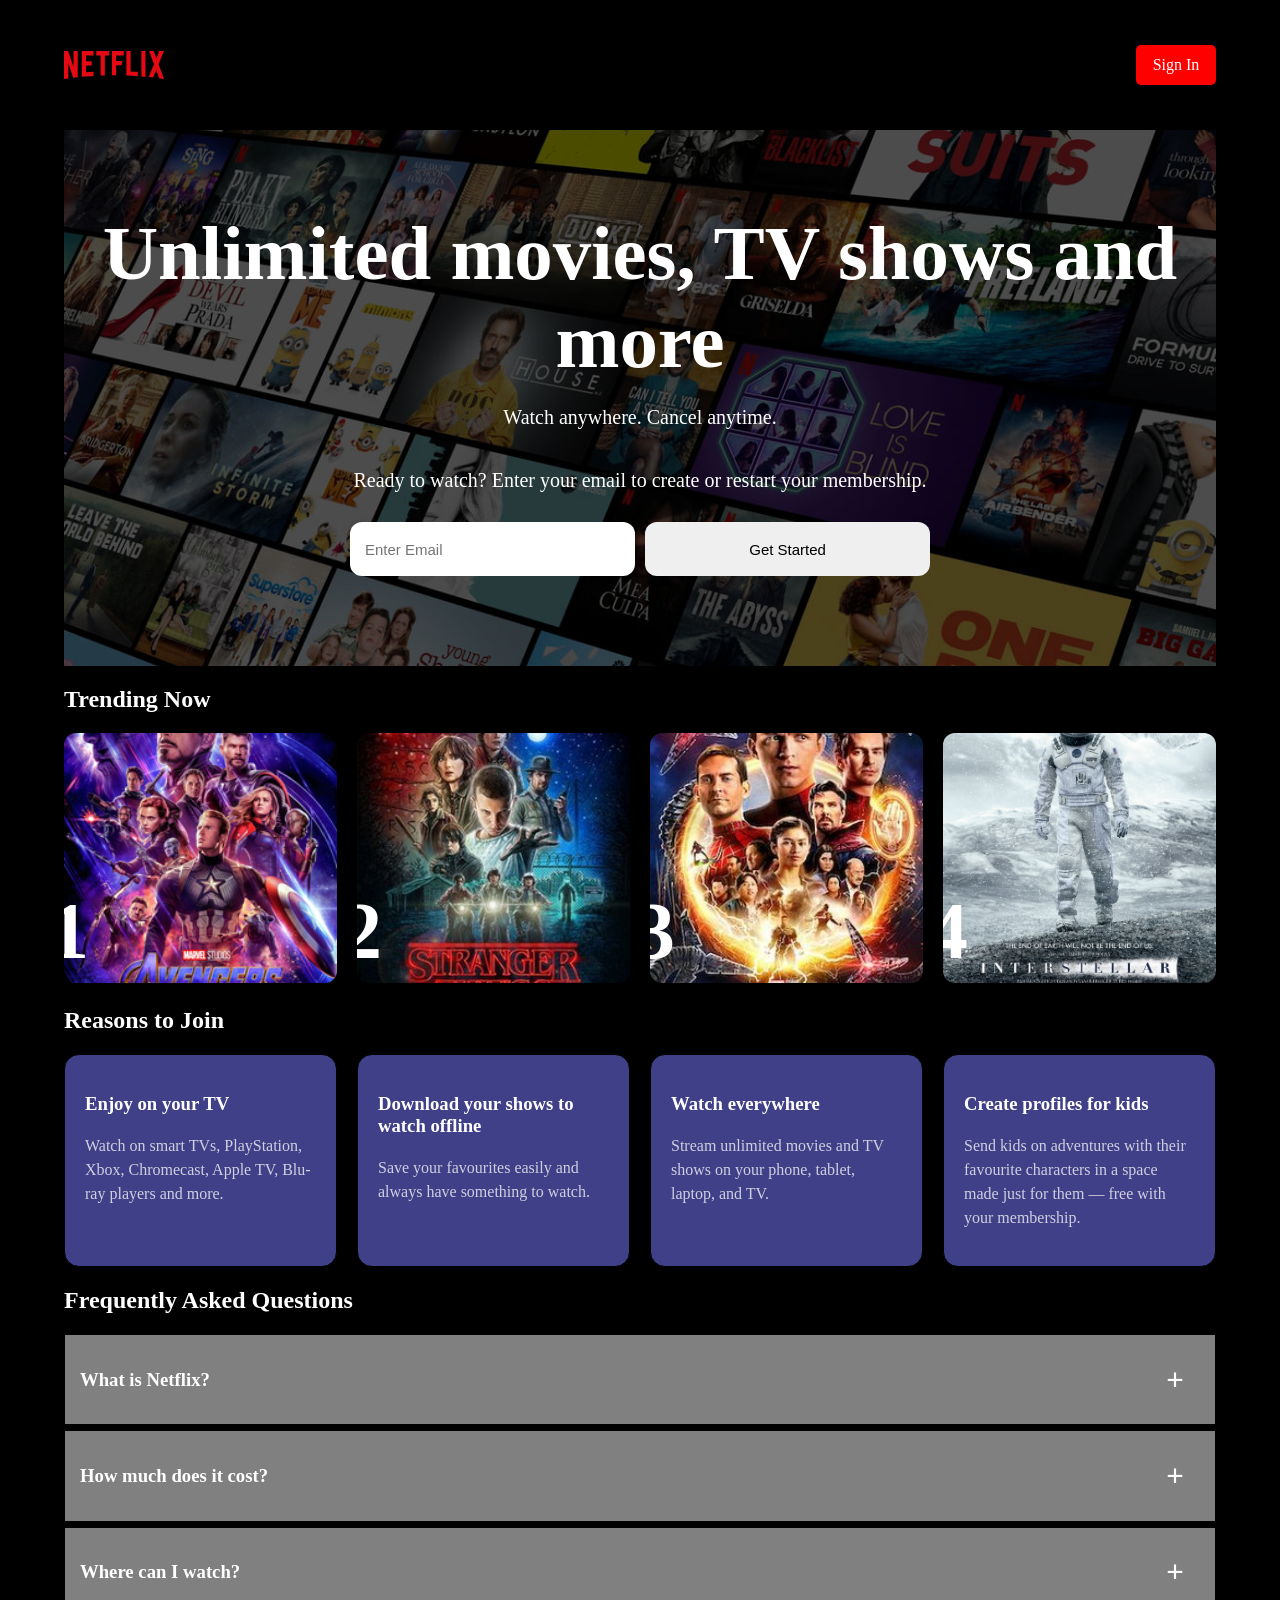
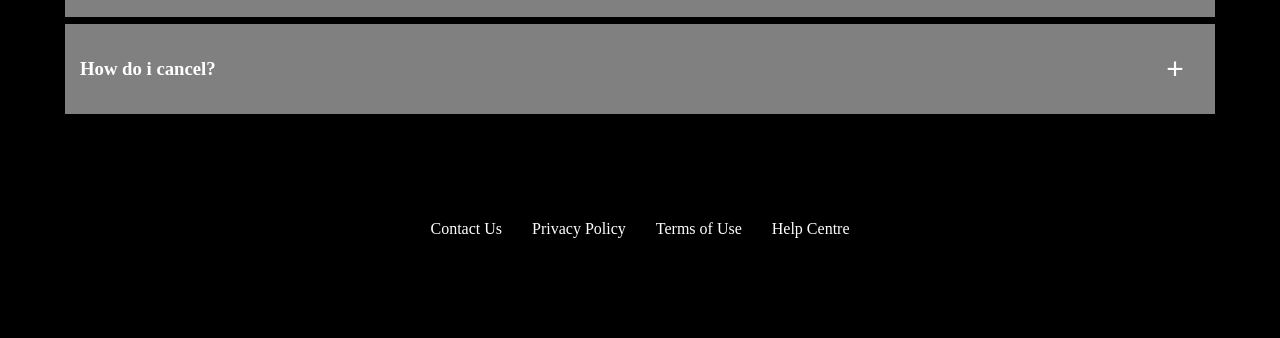
<file: index.html>
<!DOCTYPE html>
<html lang="en">
<head>
    <meta charset="UTF-8">
    <meta name="viewport" content="width=device-width, initial-scale=1.0">
    <link rel="icon" href="https://assets.nflxext.com/us/ffe/siteui/common/icons/nficon2016.ico">
    <title>Netflix</title>
    <link rel="stylesheet" href="./css/style.css">
</head>
<body>
    <section class="container">
        <header>
            <nav>
                <img src="./image/logo.svg" alt="logo">
                <a href="./pages/signIn.html">Sign In</a>
            </nav>
        </header>
        <main>
            <section class="front">
                <h1>Unlimited movies, TV shows and more</h1>
                <p>Watch anywhere. Cancel anytime.</p>
                <p>Ready to watch? Enter your email to create or restart your membership.</p>
                <form class="entry">
                    <input type="email" placeholder="Enter Email" required>
                    <button>Get Started</button>
                </form>
            </section>
            <section>
                <h2>Trending Now</h2>
                <div class="cards">
                    <div class="card">
                        <span class="position">1</span>
                        <img src="./movieImg/Endgame.jpg" alt="Endgame">
                    </div>
                    <div class="card">
                        <span class="position">2</span>
                        <img src="./movieImg/Stranger_Things.jpg" alt="stangers_Things">
                    </div>
                    <div class="card">
                        <span class="position">3</span>
                        <img src="./movieImg/Spider-Man_No_Way_Home.jpg" alt="Spiderman">
                    </div>
                    <div class="card">
                        <span class="position">4</span>
                        <img src="./movieImg/Interstellar.jpg" alt="Interstellar">
                    </div>
                </div>
            </section>
            <section>
                <h2>Reasons to Join</h2>
                <div class="boxs">
                    <div class="box">
                        <h3>Enjoy on your TV</h3>
                        <p>Watch on smart TVs, PlayStation, Xbox, Chromecast, Apple TV, Blu-ray players and more.</p>
                    </div>
                    <div class="box">
                        <h3>Download your shows to watch offline</h3>
                        <p>Save your favourites easily and always have something to watch.</p>
                    </div>
                    <div class="box">
                        <h3>Watch everywhere</h3>
                        <p>Stream unlimited movies and TV shows on your phone, tablet, laptop, and TV.</p>
                    </div>
                    <div class="box">
                        <h3>Create profiles for kids</h3>
                        <p>Send kids on adventures with their favourite characters in a space made just for them — free with your membership.</p>
                    </div>
                </div>
            </section>
            <section class="faq">
                <h2>Frequently Asked Questions</h2>
                <div class="ques">
                    <div class="que">
                        <h3>What is Netflix?</h3>
                        <button>+</button>
                    </div>
                    <div class="que">
                        <h3>How much does it cost?</h3>
                        <button>+</button>
                    </div>
                    <div class="que">
                        <h3>Where can I watch?</h3>
                        <button>+</button>
                    </div>
                    <div class="que">
                        <h3>How do i cancel?</h3>
                        <button>+</button>
                    </div>
                </div>
            </section>
        </main>
        <footer>
            <div class="social">
                <a href="#">Contact Us</a>
                <a href="#">Privacy Policy</a>
                <a href="#">Terms of Use</a>
                <a href="#">Help Centre</a>
            </div>
        </footer>
    </section>
</body>
</html>
</file>
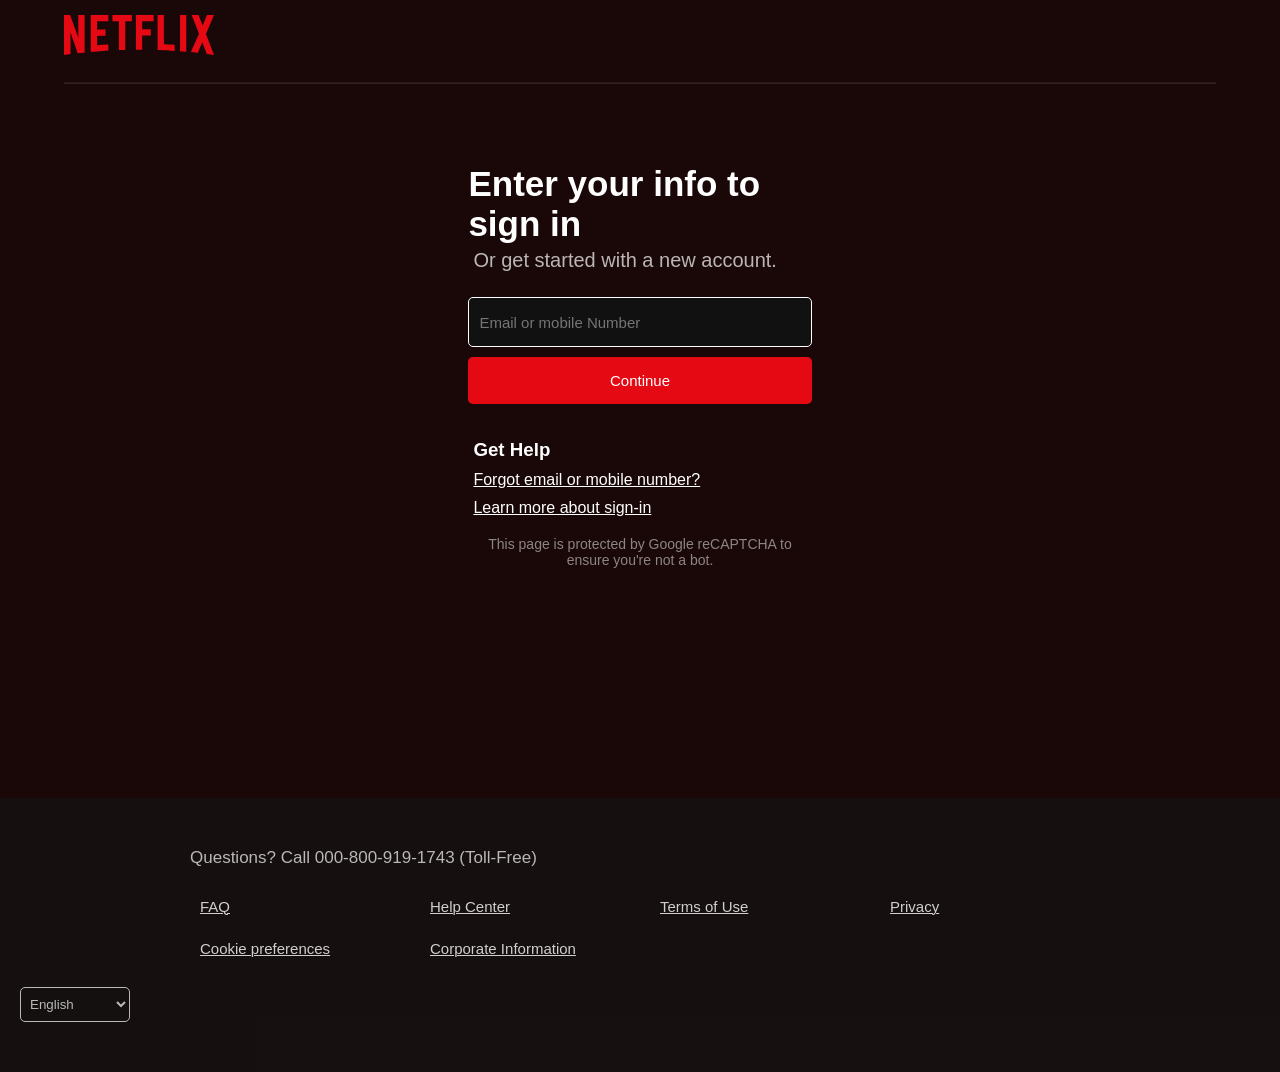
<file: pages/signIn.html>
<!DOCTYPE html>
<html lang="en">
<head>
    <meta charset="UTF-8">
    <meta name="viewport" content="width=device-width, initial-scale=1.0">
    <link rel="icon" href="https://assets.nflxext.com/us/ffe/siteui/common/icons/nficon2016.ico">
    <title>Netflix</title>
    <link rel="stylesheet" href="../css/signIn.css">
</head>
<body>
    <section class="container">
       <div class="sec">
         <header>
            <img src="../image/logo.svg" alt="logo">
            <hr>
        </header>
        <main class="main">
            <h1>Enter your info to sign in</h1>
            <p class="head-para">Or get started with a new account.</p>
            <form>
                <input type="email" type="number" placeholder="Email or mobile Number">
                <button type="submit">Continue</button>
            </form>
            <h3>Get Help</h3>
            <a href="#">Forgot email or mobile number?</a>
            <a href="#">Learn more about sign-in</a>
            <p class="down">This page is protected by Google reCAPTCHA to ensure you're not a bot.</p>
        </main>
       </div>
        <footer>
            <p>Questions? Call 000-800-919-1743 (Toll-Free)</p>
             <div class="social">
                <a href="#">FAQ</a>
                <a href="#">Help Center</a>
                <a href="#">Terms of Use</a>
                <a href="#">Privacy</a>
                <a href="#">Cookie preferences</a>
                <a href="#">Corporate Information</a>
            </div>
            <div class="select">
                <select>
                <option value="English">English</option>
                <option value="Hindi">Hindi</option>
            </select>
            </div>
        </footer>
    </section>
</body>
</html>
</file>
<file: css/style.css>
/* ---------- Base ---------- */

* {
    box-sizing: border-box;
}

body {
    margin: 0;
    background-color: black;
    overflow-x: hidden;
}

h2 {
    color: white;
}

.container {
    max-width: 1200px;
    width: 90%;
    margin: auto;
}


/* ---------- Navbar ---------- */

nav {
    display: flex;
    justify-content: space-between;
    align-items: center;
    padding: 15px 0;
}

nav img {
    width: 100px;
    height: 100px;
    object-fit: contain;
}

nav a {
    display: flex;
    justify-content: center;
    align-items: center;
    text-decoration: none;
    color: white;
    transition: 0.3s;
    padding: 10px 15px;
    min-width: 80px;
    height: 40px;
    border-radius: 5px;
    background-color: red;
}

nav a:hover {
    opacity: 0.8;
}


/* ---------- Hero ---------- */

.front {
    text-align: center;
    padding: 80px 20px;
    color: white;
    background-image: url("../image/background.jpg");
    background-size: cover;
    background-position: center;
    background-repeat: no-repeat;
    min-height: 500px;
    width: 100%;
    position: relative;

    display: flex;
    flex-direction: column;
    justify-content: center;
    align-items: center;
}

.front::before {
    content: "";
    position: absolute;
    inset: 0;
    background: rgba(0, 0, 0, 0.6);
}

.front > * {
    position: relative;
    z-index: 1;
}

.front h1 {
    font-size: clamp(2.5rem, 6vw, 5rem);
    margin: 0;
}

.front p {
    font-size: clamp(16px, 2vw, 20px);
    max-width: 700px;
}


/* ---------- Input Section ---------- */

.entry {
    display: flex;
    justify-content: center;
    padding: 10px;
    gap: 10px;
    width: 100%;
    max-width: 600px;
}

.entry input,
.entry button {
    height: 54px;
    border-radius: 12px;
    border: none;
    font-size: 15px;
}

.entry input {
    width: 50%;
    padding: 0 15px;
}

.entry button {
    width: 50%;
    cursor: pointer;
}


/* ---------- Cards ---------- */

.cards {
    display: grid;
    grid-template-columns: repeat(auto-fit, minmax(180px, 1fr));
    gap: 20px;
}

.card {
    position: relative;
    transition: 0.3s;
    overflow: hidden;
}

.card:hover {
    transform: translateY(-10px);
}

.cards img {
    width: 100%;
    height: 250px;
    object-fit: cover;
    border-radius: 12px;
}

.position {
    position: absolute;
    bottom: 10px;
    left: -15px;
    font-size: clamp(50px, 7vw, 80px);
    font-weight: bold;
    color: white;
}


/* ---------- Information Boxes ---------- */

.boxs {
    display: grid;
    grid-template-columns: repeat(auto-fit, minmax(220px, 1fr));
    gap: 20px;
}

.box {
    border: 1px solid black;
    border-radius: 15px;
    min-height: 200px;
    padding: 20px;
    background-color: rgb(64, 64, 136);
}

.box h3 {
    color: white;
}

.box p {
    color: rgba(255, 255, 255, 0.749);
    line-height: 1.5;
}


/* ---------- FAQ ---------- */

.que {
    display: flex;
    justify-content: space-between;
    align-items: center;
    border: 1px solid black;
    margin: 5px 0;
    background-color: grey;
    padding: 15px;
    color: white;
    transition: 0.3s;
    gap: 15px;
}

.que:hover {
    background: #555;
}

.que button {
    flex-shrink: 0;
    border: none;
    padding: 5px;
    width: 50px;
    height: 50px;
    font-size: 30px;
    background-color: grey;
    color: white;
}


/* ---------- Footer ---------- */

footer {
    display: flex;
    justify-content: center;
    padding: 100px 20px;
    background-color: black;
}

.social {
    display: flex;
    justify-content: center;
    flex-wrap: wrap;
    gap: 30px;
}

.social a {
    text-decoration: none;
    color: white;
    transition: 0.3s;
}

.social a:hover {
    color: blue;
    transform: scale(1.2);
}


/* ---------- Tablet ---------- */

@media (max-width: 768px) {

    .container {
        width: 92%;
    }

    nav img {
        width: 80px;
        height: 80px;
    }

    .front {
        min-height: 450px;
        padding: 60px 20px;
    }

    .entry {
        flex-direction: column;
        align-items: center;
    }

    .entry input,
    .entry button {
        width: 100%;
        max-width: 400px;
    }

    .cards {
        grid-template-columns: repeat(2, 1fr);
    }

    .boxs {
        grid-template-columns: repeat(2, 1fr);
    }

    footer {
        padding: 70px 20px;
    }
}


/* ---------- Mobile ---------- */

@media (max-width: 576px) {

    .container {
        width: 94%;
    }

    nav {
        padding: 10px 0;
    }

    nav img {
        width: 65px;
        height: 65px;
    }

    nav a {
        min-width: 70px;
        height: 36px;
        padding: 8px 12px;
        font-size: 14px;
    }

    .front {
        min-height: 420px;
        padding: 50px 15px;
    }

    .front h1 {
        font-size: 2.5rem;
    }

    .front p {
        font-size: 16px;
    }

    .cards {
        grid-template-columns: 1fr 1fr;
        gap: 12px;
    }

    .cards img {
        height: 220px;
    }

    .position {
        font-size: 50px;
        left: -8px;
        bottom: 5px;
    }

    .boxs {
        grid-template-columns: 1fr;
    }

    .box {
        min-height: 180px;
    }

    .que {
        padding: 12px;
        font-size: 15px;
    }

    .que button {
        width: 42px;
        height: 42px;
        font-size: 24px;
    }

    footer {
        padding: 60px 20px;
    }

    .social {
        gap: 20px;
    }
}


/* ---------- Very Small Phones ---------- */

@media (max-width: 400px) {

    .container {
        width: 95%;
    }

    .front h1 {
        font-size: 2rem;
    }

    .front {
        min-height: 380px;
    }

    .cards {
        grid-template-columns: 1fr;
    }

    .cards img {
        height: 300px;
    }

    .position {
        font-size: 60px;
    }

    .social {
        gap: 15px;
    }
}
</file>
<file: css/signIn.css>
* {
    box-sizing: border-box;
}

body {
    background-color: #1a0808;
    color: white;
    margin: 0;
    font-family: "Netflix Sans", "Helvetica Neue", "Segoe UI", Roboto, Ubuntu, sans-serif;
}

.sec {
    max-width: 1200px;
    width: 90%;
    margin: auto;
}

.main {
    width: 35%;
    max-width: 500px;
    min-width: 320px;
    margin: 50px auto;
    padding: 30px;
}

header img {
    width: 150px;
    height: 70px;
    object-fit: contain;
}

hr {
    opacity: 0.1;
}

h1 {
    color: white;
    font-size: clamp(28px, 4vw, 35px);
    margin: 0;
}

.head-para {
    opacity: 0.7;
    font-size: clamp(16px, 2vw, 20px);
    margin: 0;
    padding: 5px;
}

form {
    padding: 20px 0;
}

input {
    box-sizing: border-box;
    width: 100%;
    height: 50px;
    border-radius: 5px;
    border: 1px solid white;
    background-color: #111;
    padding: 10px;
    font-size: 15px;
    color: white;
}

button {
    box-sizing: border-box;
    width: 100%;
    border: none;
    color: white;
    background-color: #e50914;
    padding: 15px;
    margin: 10px 0;
    font-size: 15px;
    border-radius: 5px;
    cursor: pointer;
}

button:hover {
    opacity: 0.8;
}

h3 {
    padding: 5px;
    margin: 0;
    cursor: pointer;
}

a {
    color: white;
    display: flex;
    padding: 5px;
}

a:hover {
    opacity: 0.7;
}

.down {
    opacity: 0.5;
    font-size: 14px;
    text-align: center;
    margin-bottom: 150px;
}


/* ---------- Footer ---------- */

footer {
    padding: 50px 20px;
    background-color: rgba(20, 19, 19, 0.715);
}

footer p {
    max-width: 900px;
    margin: 0 auto 15px;
    opacity: 0.7;
    font-size: 17px;
}

.social {
    display: grid;
    grid-template-columns: repeat(4, 1fr);
    gap: 10px 30px;
    max-width: 900px;
    margin: auto;
    padding: 5px;
    opacity: 0.8;
}

.social a {
    color: white;
    transition: 0.3s;
    text-decoration-thickness: 1px;
    font-size: 15px;
    margin-top: 5px;
}

.social a:hover {
    opacity: 1;
}

select {
    width: 110px;
    height: 35px;
    border: 1px solid white;
    border-radius: 5px;
    padding: 5px;
    margin-top: 20px;
    background-color: rgba(20, 19, 19, 0.715);
    color: white;
    opacity: 0.7;
}


/* ---------- Tablet ---------- */

@media (max-width: 960px) {

    .main {
        width: 50%;
    }

    .social {
        grid-template-columns: repeat(2, 1fr);
    }
}


/* ---------- Mobile ---------- */

@media (max-width: 600px) {

    .sec {
        width: 92%;
    }

    .main {
        width: 100%;
        min-width: 0;
        padding: 20px;
        margin: 30px auto 50px;
    }

    header img {
        width: 120px;
        height: 60px;
    }

    h1 {
        font-size: 28px;
    }

    .head-para {
        font-size: 16px;
    }

    form {
        padding-top: 15px;
    }

    .down {
        margin-bottom: 80px;
    }

    footer {
        padding: 40px 20px;
    }

    footer p {
        font-size: 15px;
    }

    .social {
        grid-template-columns: 1fr 1fr;
        gap: 8px 15px;
    }
}


/* ---------- Small Mobile ---------- */

@media (max-width: 400px) {

    .main {
        padding: 15px;
    }

    header img {
        width: 110px;
    }

    h1 {
        font-size: 25px;
    }

    .social {
        grid-template-columns: 1fr;
    }

    .down {
        margin-bottom: 60px;
    }
}
</file>
